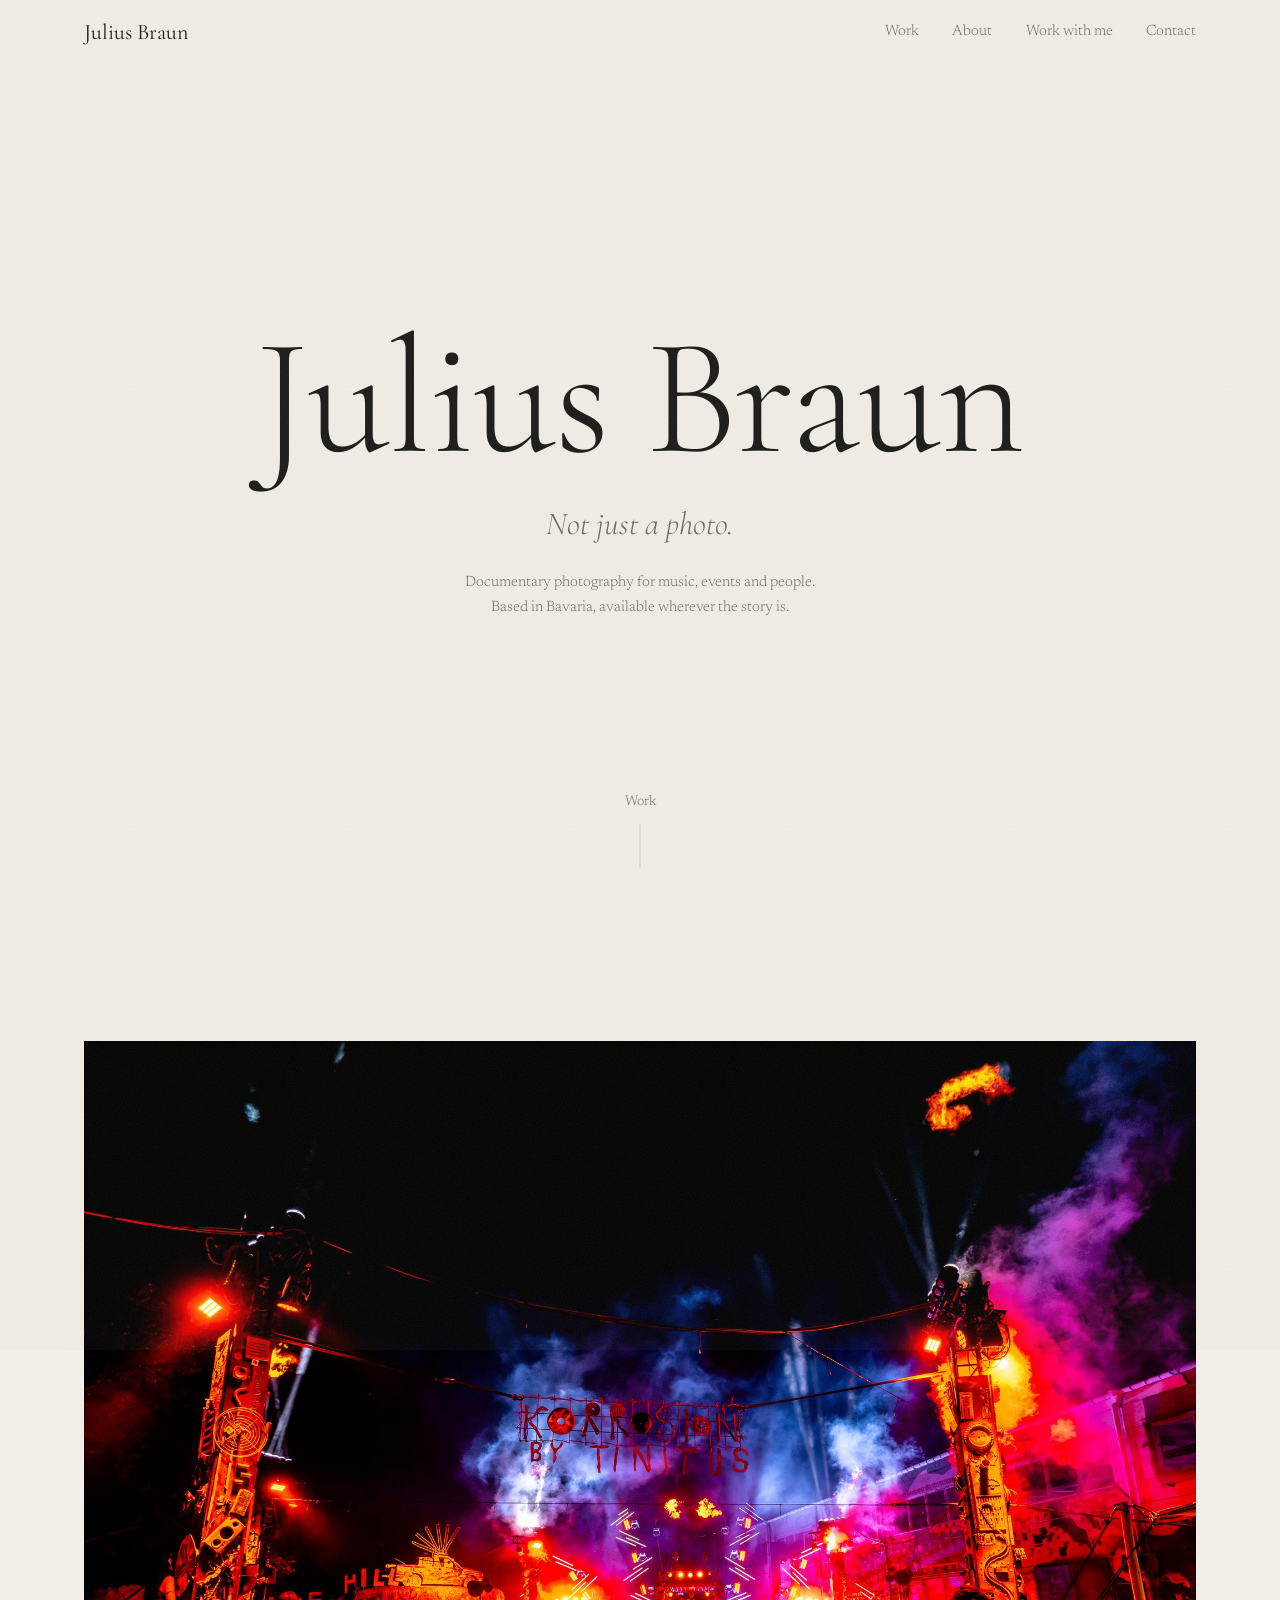
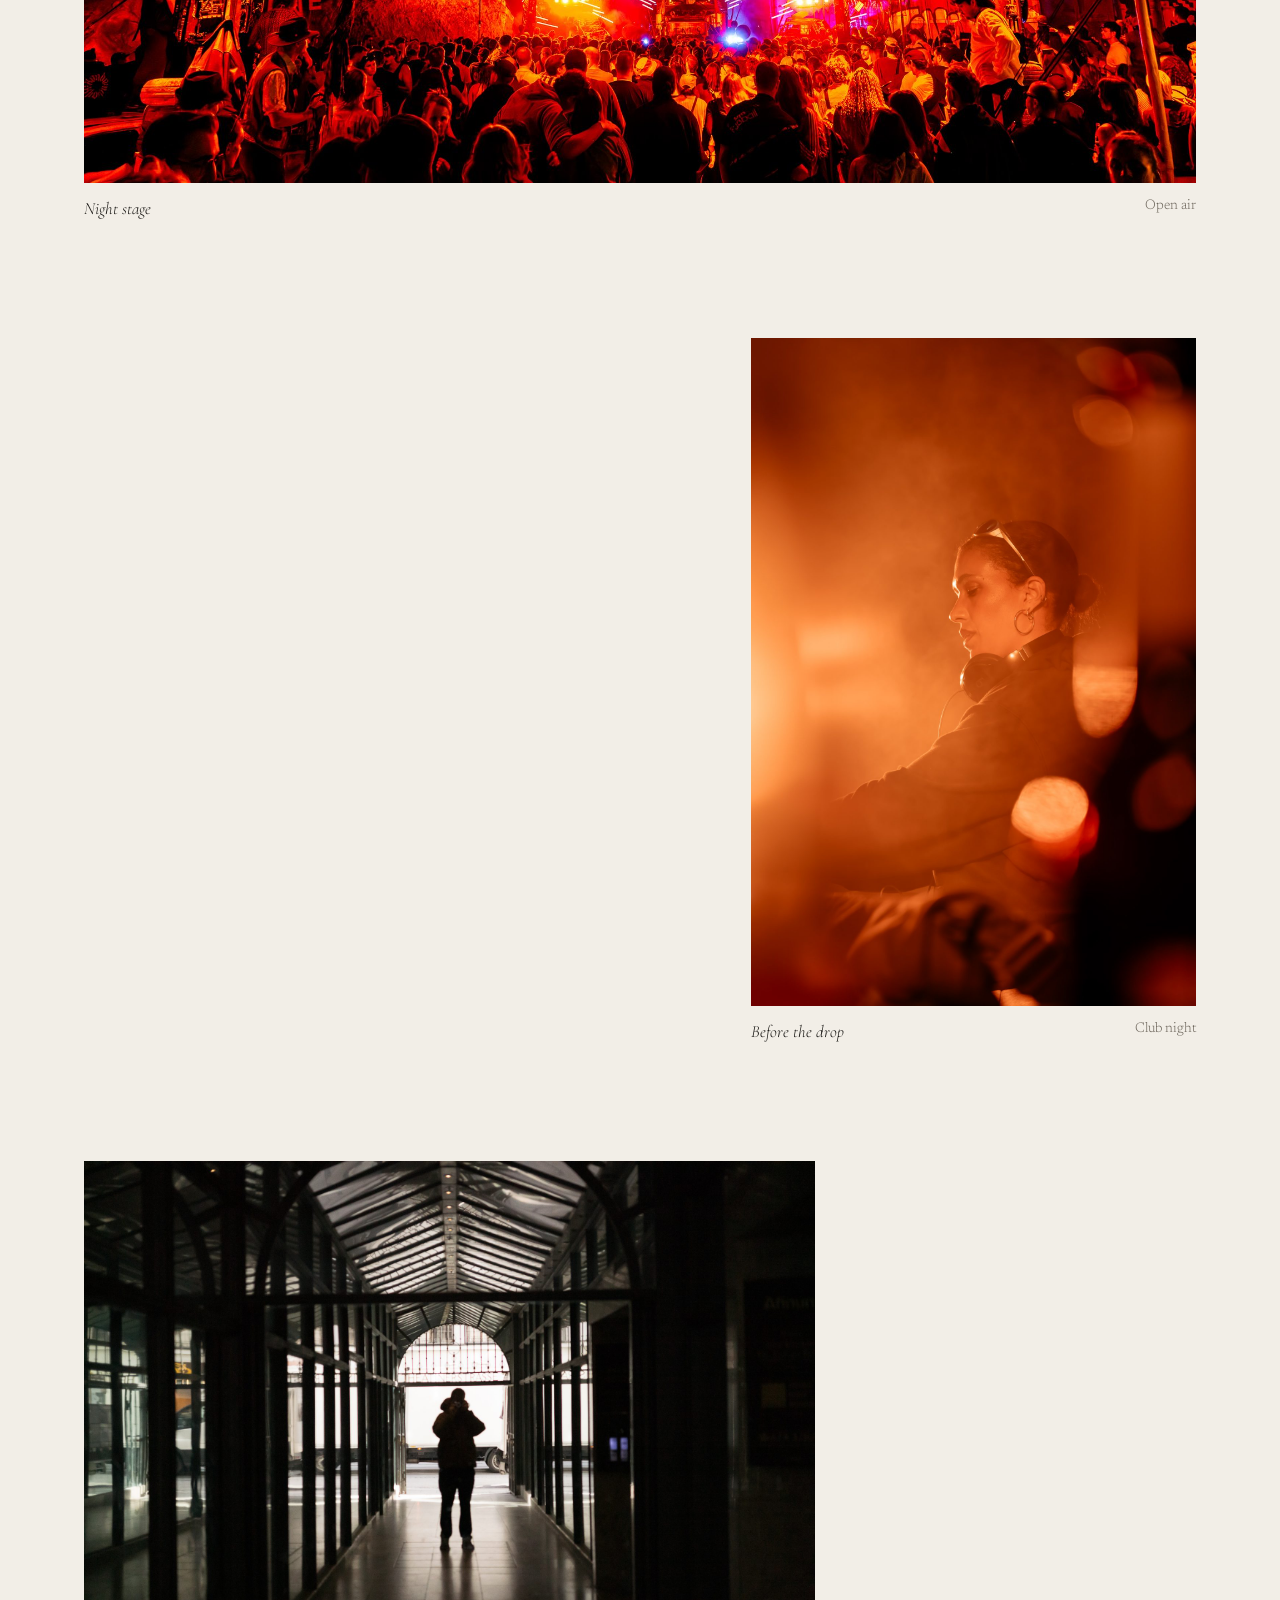
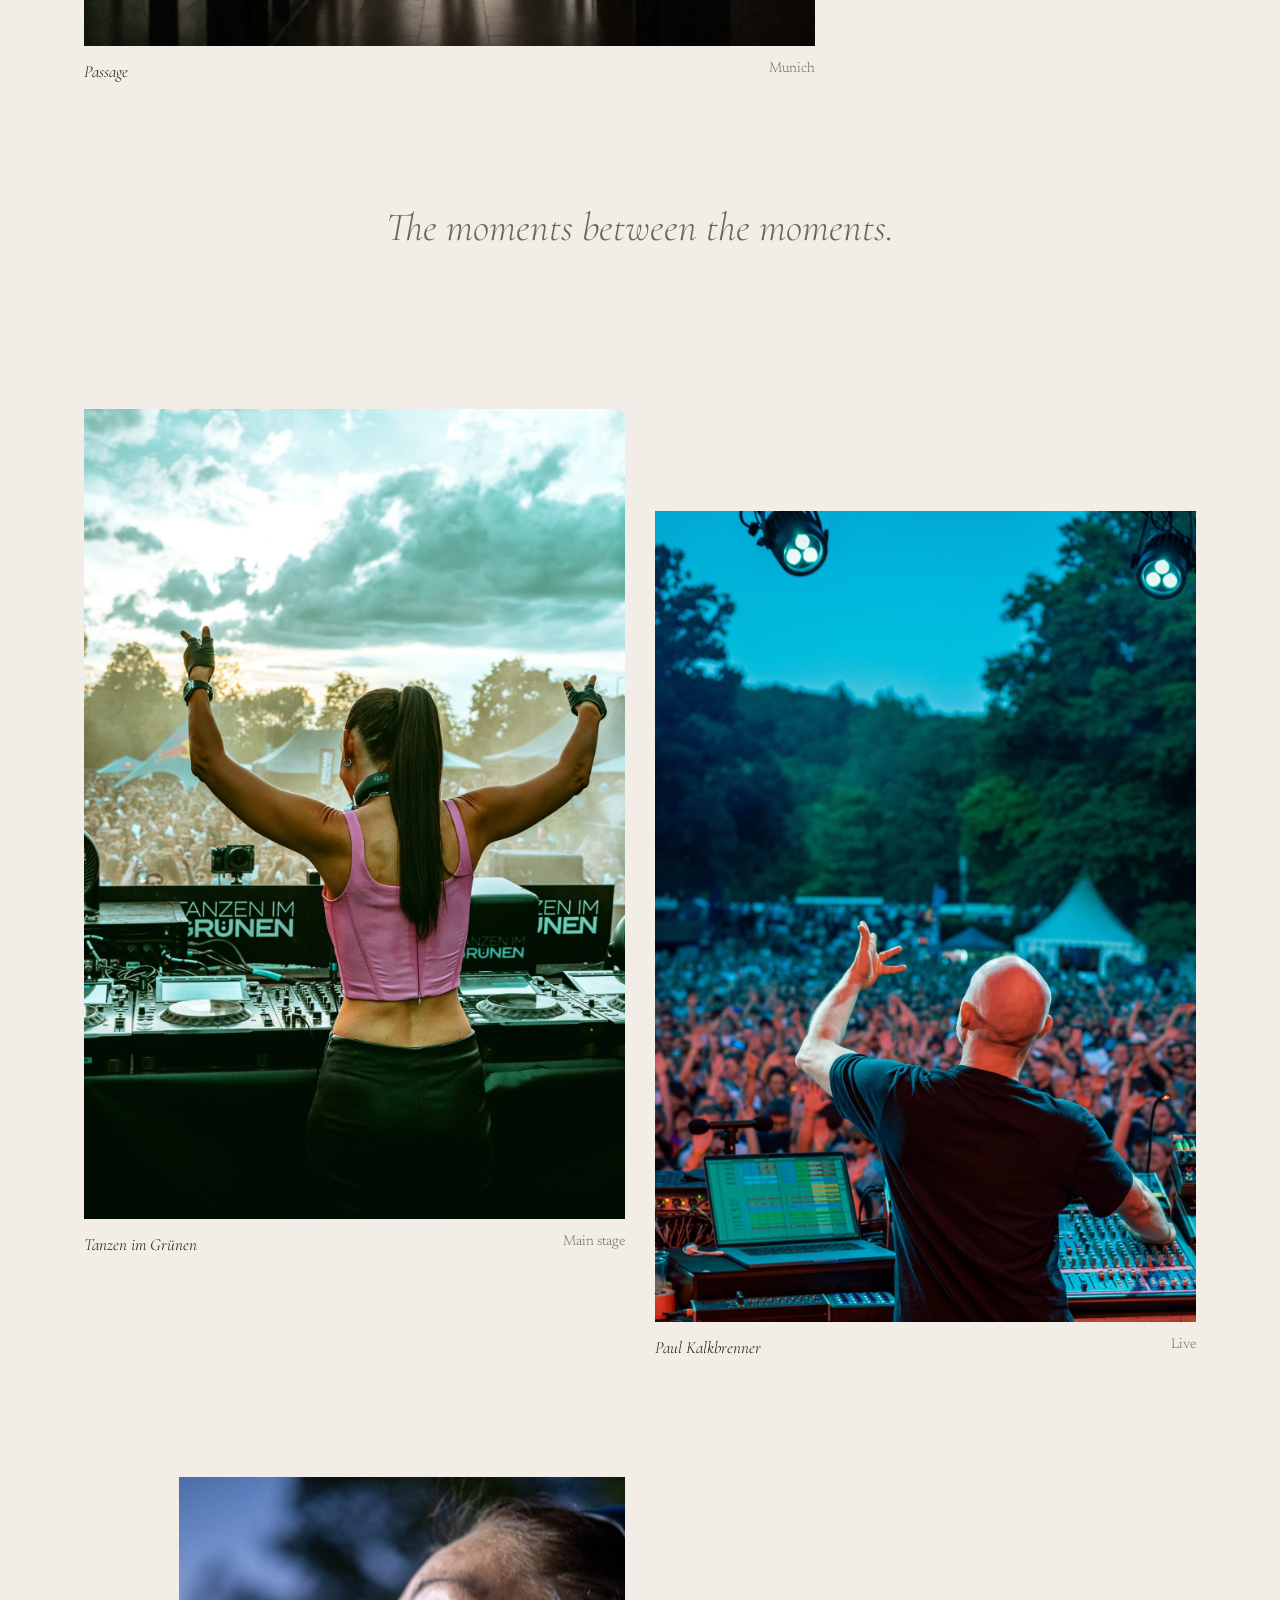
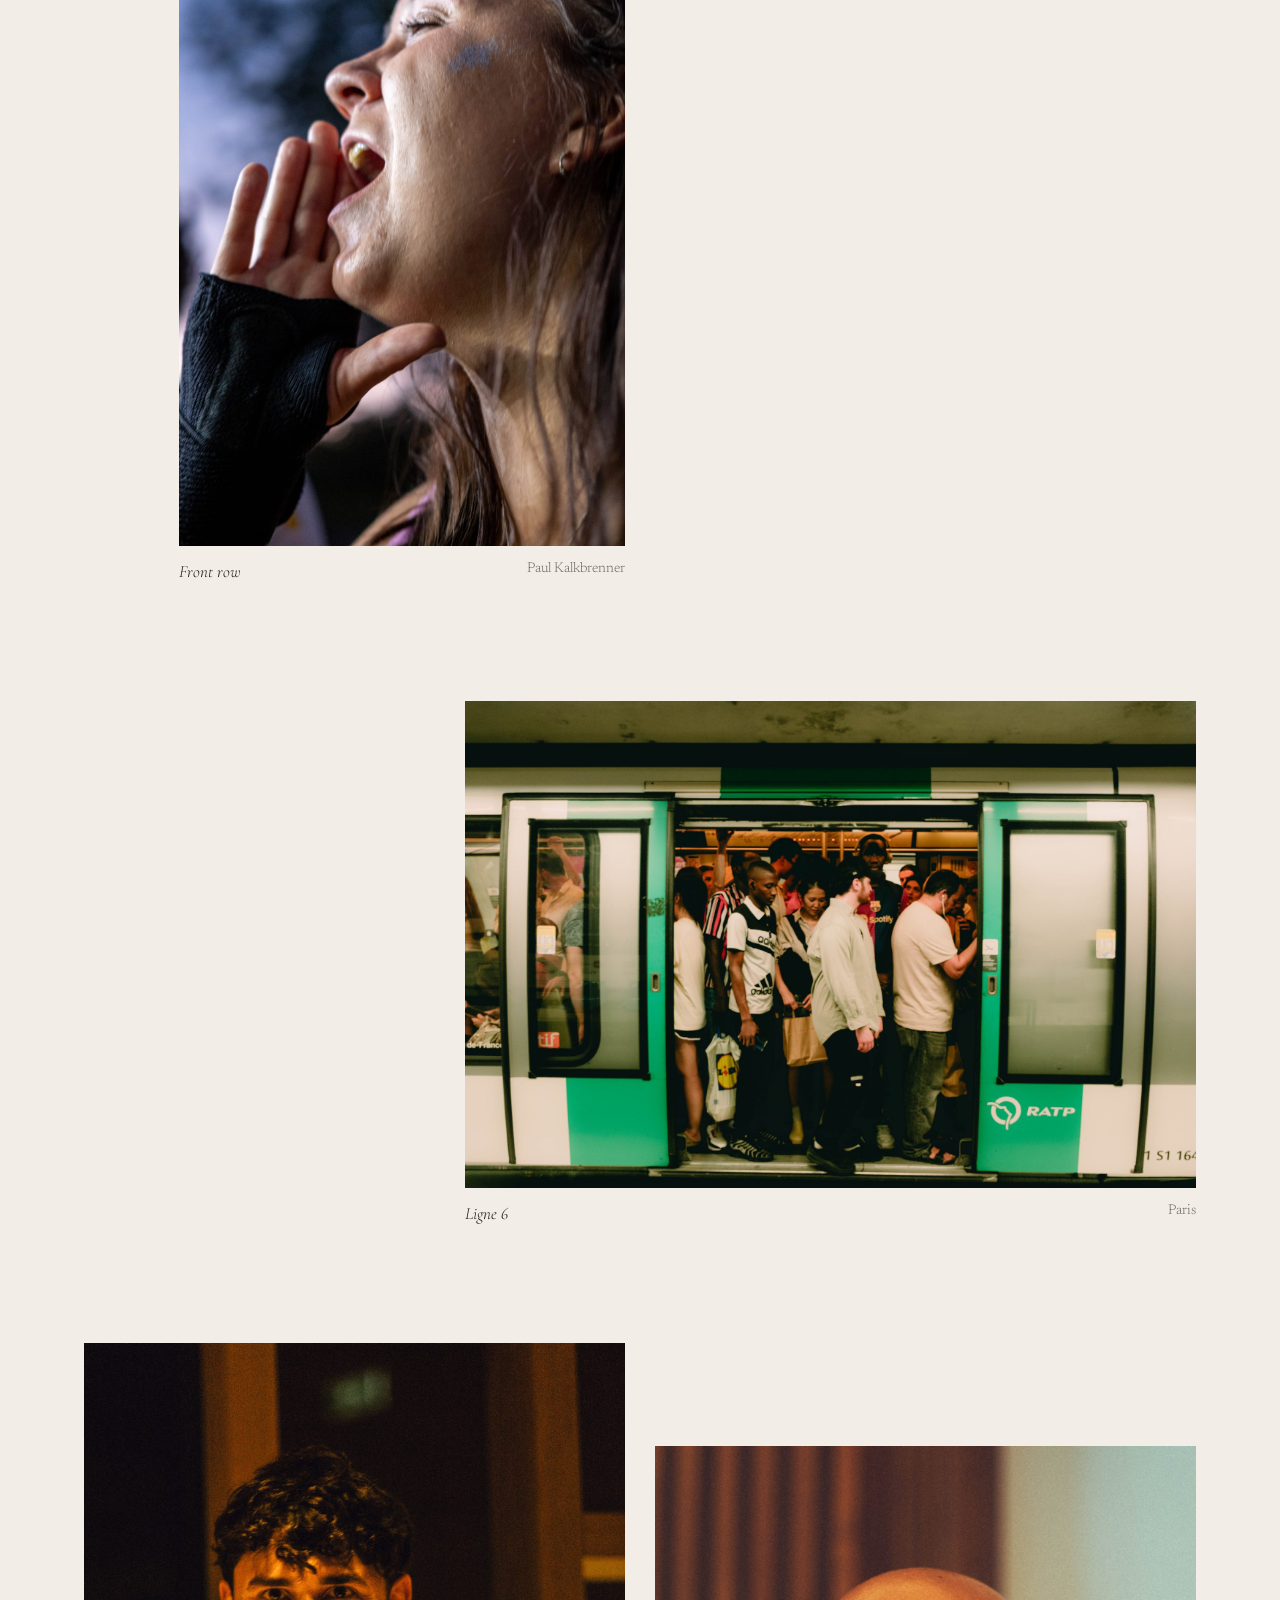
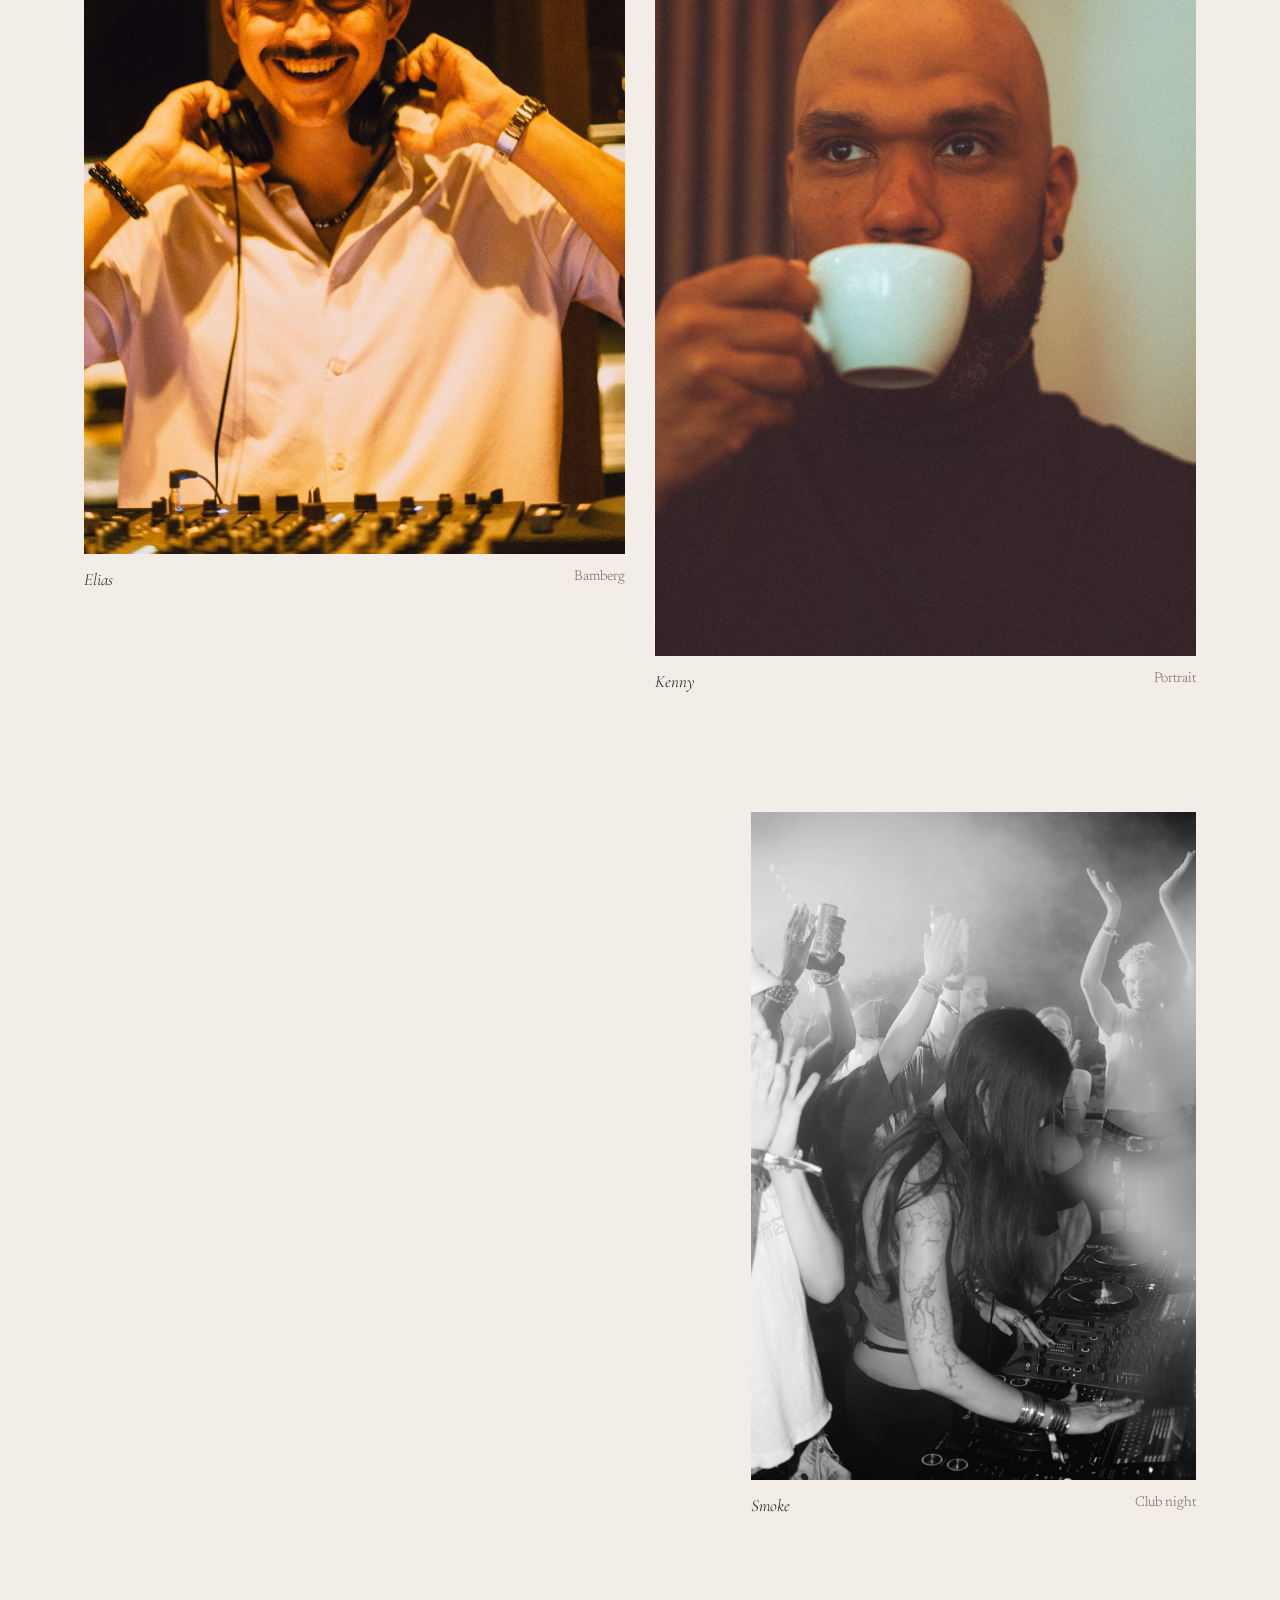
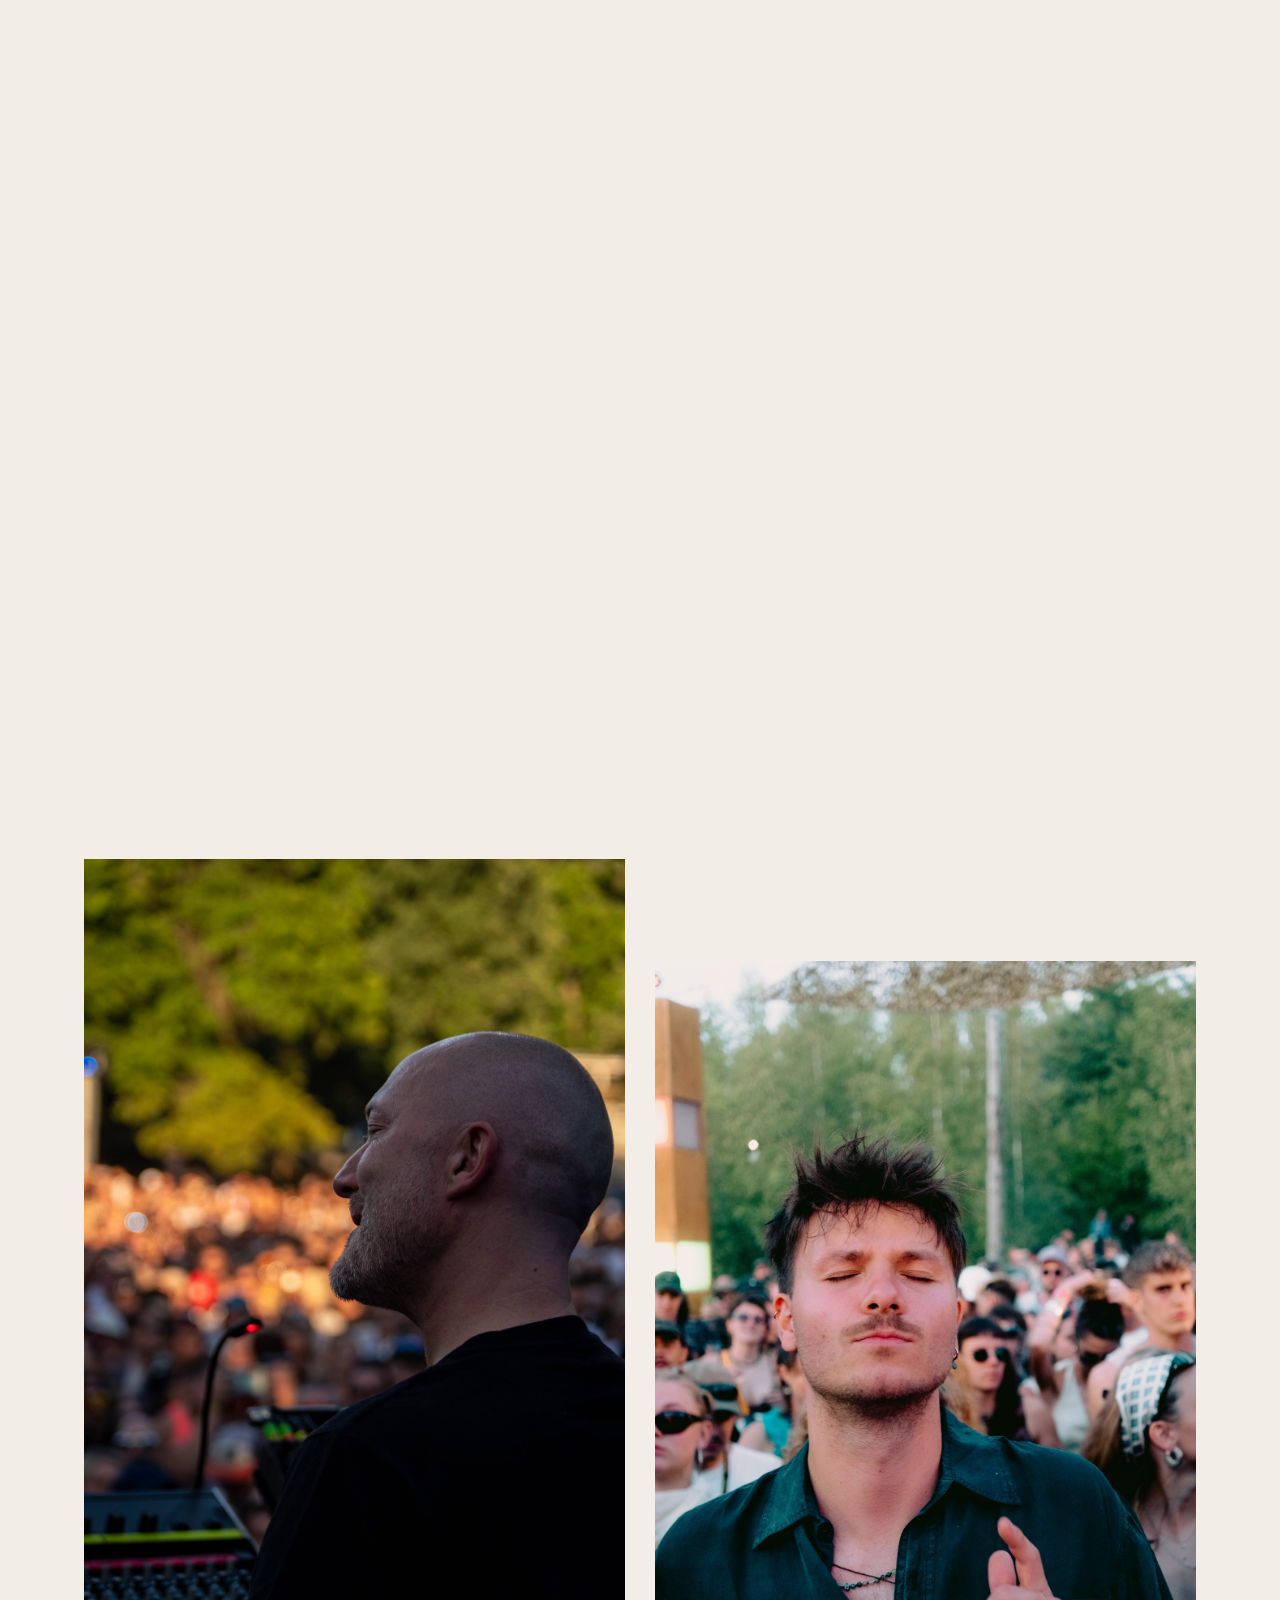
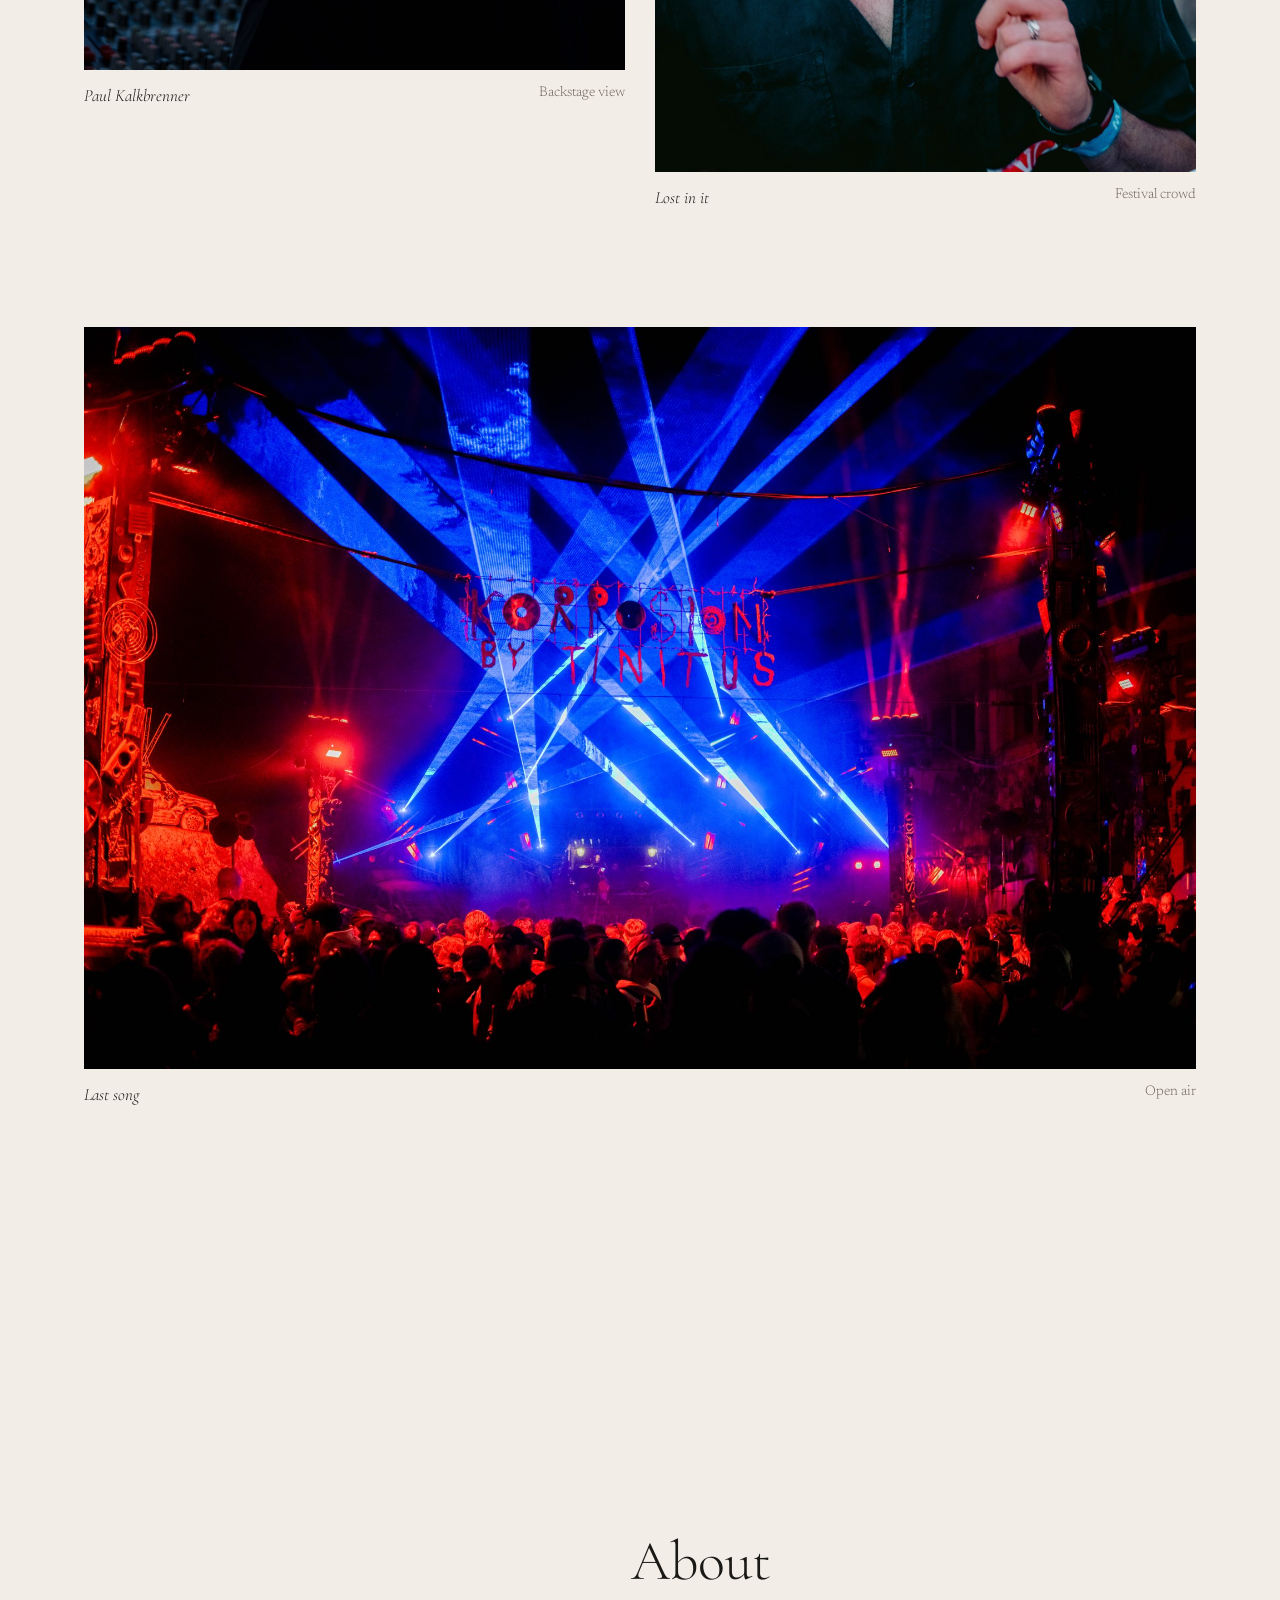
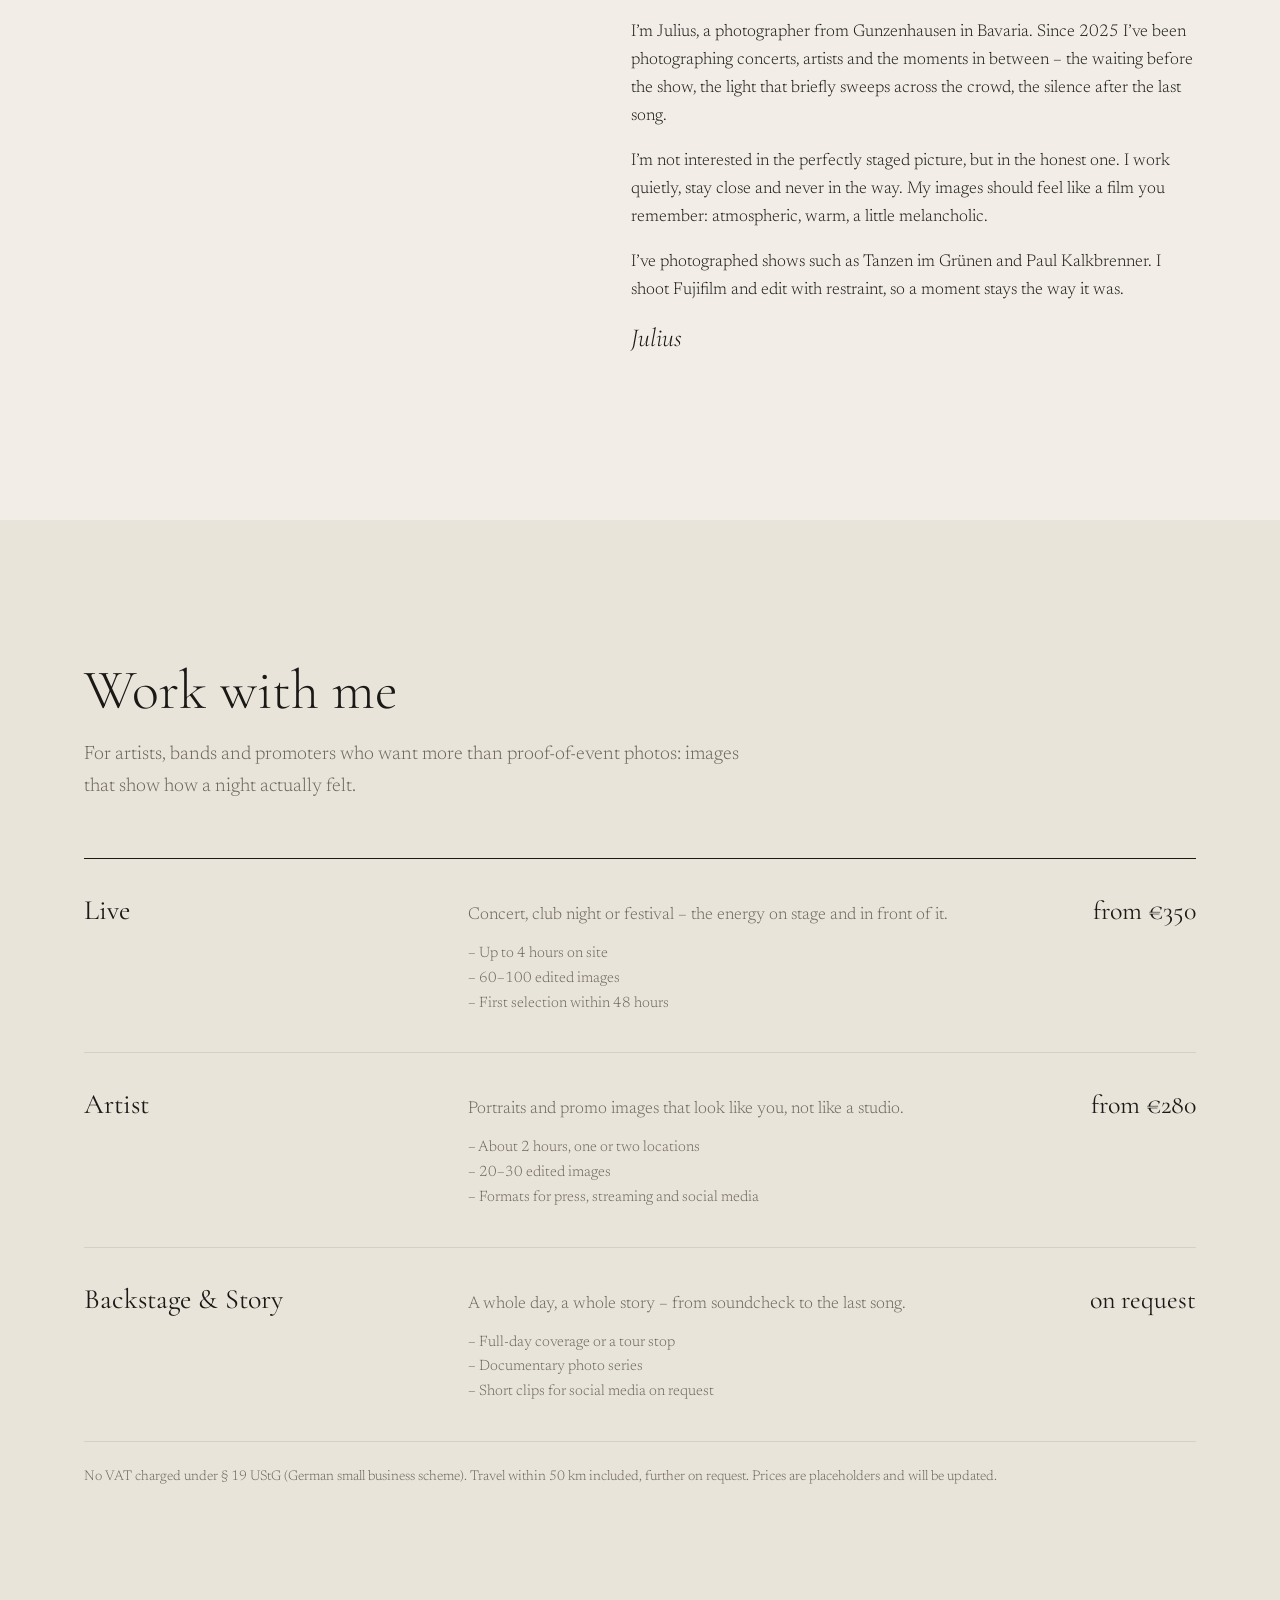
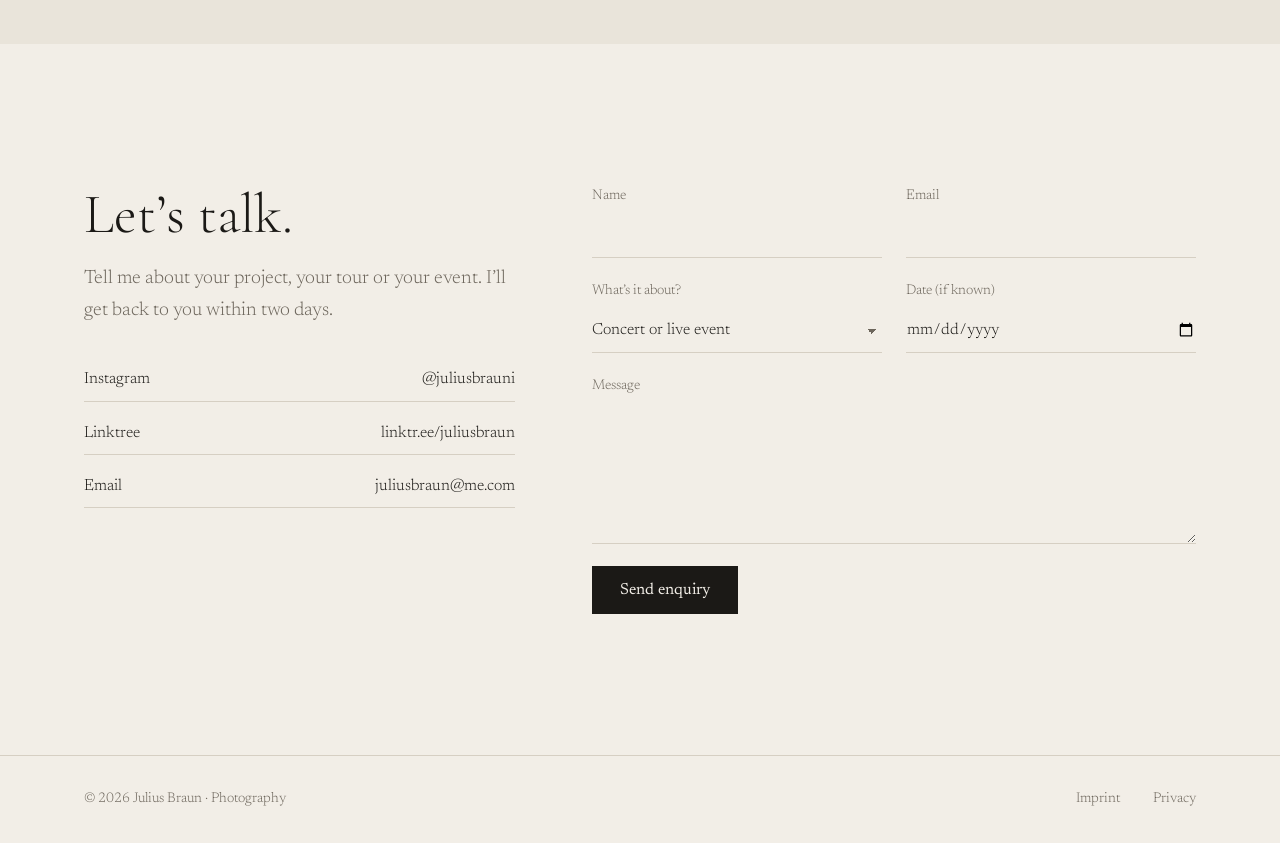
<file: index.html>
<!DOCTYPE html>
<html lang="en">
<head>
<meta charset="utf-8">
<meta name="viewport" content="width=device-width, initial-scale=1">
<title>Julius Braun – Photography</title>
<meta name="description" content="Julius Braun – documentary, cinematic photography for music, events and people. Based in Bavaria, Germany.">
<link rel="stylesheet" href="css/site.css">
</head>
<body>

<header id="top">
  <div class="wrap bar">
    <a class="logo" href="#start">Julius Braun</a>
    <nav aria-label="Main navigation">
      <a href="#work">Work</a>
      <a href="#about">About</a>
      <a href="#work-with-me">Work with me</a>
      <a href="#contact">Contact</a>
    </nav>
  </div>
</header>

<main>
  <section class="hero" id="start">
    <div>
      <h1>Julius Braun</h1>
      <p class="claim">Not just a photo.</p>
      <p class="sub">Documentary photography for music, events and people. Based in Bavaria, available wherever the story is.</p>
    </div>
    <a class="cue" href="#work">Work<span></span></a>
  </section>

  <section class="band" id="work" aria-label="Work">
    <div class="wrap flow" id="flow"></div>
  </section>

  <section class="band" id="about">
    <div class="wrap about">
      <figure class="dev"><div class="ph blank" id="portrait"><i>Placeholder · self-portrait, portrait 4:5</i></div></figure>
      <div>
        <h2>About</h2>
        <p>I’m Julius, a photographer from Gunzenhausen in Bavaria. Since 2025 I’ve been photographing concerts, artists and the moments in between – the waiting before the show, the light that briefly sweeps across the crowd, the silence after the last song.</p>
        <p>I’m not interested in the perfectly staged picture, but in the honest one. I work quietly, stay close and never in the way. My images should feel like a film you remember: atmospheric, warm, a little melancholic.</p>
        <p>I’ve photographed shows such as Tanzen im Grünen and Paul Kalkbrenner. I shoot Fujifilm and edit with restraint, so a moment stays the way it was.</p>
        <p class="sig">Julius</p>
      </div>
    </div>
  </section>

  <section class="band" id="work-with-me" style="background:var(--paper2)">
    <div class="wrap">
      <h2>Work with me</h2>
      <p class="lead">For artists, bands and promoters who want more than proof-of-event photos: images that show how a night actually felt.</p>
      <div class="offers" id="offers"></div>
      <p class="note">No VAT charged under § 19 UStG (German small business scheme). Travel within 50 km included, further on request. Prices are placeholders and will be updated.</p>
    </div>
  </section>

  <section class="band" id="contact">
    <div class="wrap contact">
      <div>
        <h2>Let’s talk.</h2>
        <p class="lead">Tell me about your project, your tour or your event. I’ll get back to you within two days.</p>
        <div class="links">
          <a href="https://www.instagram.com/juliusbrauni/" target="_blank" rel="noopener">Instagram <span>@juliusbrauni</span></a>
          <a href="https://linktr.ee/juliusbraun" target="_blank" rel="noopener">Linktree <span>linktr.ee/juliusbraun</span></a>
          <a id="maillink" href="#">Email <span id="mailtext"></span></a>
        </div>
      </div>
      <form id="form" name="contact" method="POST" data-netlify="true" netlify-honeypot="bot-field" novalidate>
        <input type="hidden" name="form-name" value="contact">
        <p class="hp"><label>Leave empty <input name="bot-field" tabindex="-1" autocomplete="off"></label></p>
        <div class="f"><label for="name">Name</label><input id="name" name="name" autocomplete="name" required></div>
        <div class="f"><label for="email">Email</label><input id="email" name="email" type="email" autocomplete="email" required></div>
        <div class="f"><label for="art">What’s it about?</label>
          <select id="art" name="art">
            <option>Concert or live event</option>
            <option>Artist portraits and promo</option>
            <option>Backstage and tour coverage</option>
            <option>Something else</option>
          </select></div>
        <div class="f"><label for="datum">Date (if known)</label><input id="datum" name="datum" type="date"></div>
        <div class="f w"><label for="msg">Message</label><textarea id="msg" name="msg" required></textarea></div>
        <div class="send"><button type="submit">Send enquiry</button><small id="err" role="alert"></small></div>
        <div class="formmsg" id="sent" aria-live="polite"><p><strong>Thank you!</strong> Your message has been sent. I’ll get back to you within two days.</p></div>
        <div class="done" id="done" aria-live="polite">
          <p><strong>Thank you!</strong> Your message is ready. Open it in your mail app, or copy the text and send it to <span id="mailtext2"></span>.</p>
          <div class="row"><a class="btn" id="openmail" href="#">Open in mail app</a><button type="button" class="ghost" id="copy">Copy text</button></div>
        </div>
      </form>
    </div>
  </section>
</main>

<footer>
  <div class="wrap">
    <span>© 2026 Julius Braun · Photography</span>
    <nav aria-label="Legal"><a href="impressum.html">Imprint</a><a href="datenschutz.html">Privacy</a></nav>
  </div>
</footer>

<script>
{
  // ── Hier anpassen ──────────────────────────────────────────────
  const EMAIL = "juliusbraun@me.com";

  // Bilder: bei "src" den Dateinamen eintragen (z. B. "bilder/konzert-01.jpg").
  // Layout: full (Panorama), left / right (Querformat versetzt), tallr / talll (Hochformat), half1 + half2 (Paar), quote (Zitat)
  const ARBEITEN = [
    {lay:"full",  src:"images/night-stage.jpg",         titel:"Night stage",        ort:"Open air"},
    {lay:"tallr", src:"images/orange-glow.jpg",         titel:"Before the drop",    ort:"Club night"},
    {lay:"left",  src:"images/corridor.jpg",            titel:"Passage",            ort:"Munich"},
    {lay:"quote", text:"The moments between the moments."},
    {lay:"half1", src:"images/tig-dj.jpg",              titel:"Tanzen im Grünen",   ort:"Main stage"},
    {lay:"half2", src:"images/kalkbrenner-crowd.jpg",   titel:"Paul Kalkbrenner",   ort:"Live"},
    {lay:"talll", src:"images/scream.jpg",              titel:"Front row",          ort:"Paul Kalkbrenner"},
    {lay:"right", src:"images/paris-metro.jpg",         titel:"Ligne 6",            ort:"Paris"},
    {lay:"half1", src:"images/elias-amber.jpg",         titel:"Elias",              ort:"Bamberg"},
    {lay:"half2", src:"images/kenny-coffee.jpg",        titel:"Kenny",              ort:"Portrait"},
    {lay:"tallr", src:"images/smoke-bw.jpg",            titel:"Smoke",              ort:"Club night"},
    {lay:"talll", src:"images/paris-light.jpg",         titel:"Late light",         ort:"Paris"},
    {lay:"half1", src:"images/kalkbrenner-profile.jpg", titel:"Paul Kalkbrenner",   ort:"Backstage view"},
    {lay:"half2", src:"images/eyes-closed.jpg",         titel:"Lost in it",         ort:"Festival crowd"},
    {lay:"full",  src:"images/lasers.jpg",              titel:"Last song",          ort:"Open air"}
  ];

  const ANGEBOT = [
    {titel:"Live", text:"Concert, club night or festival – the energy on stage and in front of it.", punkte:["Up to 4 hours on site","60–100 edited images","First selection within 48 hours"], preis:"from €350"},
    {titel:"Artist", text:"Portraits and promo images that look like you, not like a studio.", punkte:["About 2 hours, one or two locations","20–30 edited images","Formats for press, streaming and social media"], preis:"from €280"},
    {titel:"Backstage & Story", text:"A whole day, a whole story – from soundcheck to the last song.", punkte:["Full-day coverage or a tour stop","Documentary photo series","Short clips for social media on request"], preis:"on request"}
  ];
  // ───────────────────────────────────────────────────────────────

  const esc = s => String(s).replace(/[&<>"']/g, c => ({"&":"&amp;","<":"&lt;",">":"&gt;",'"':"&quot;","'":"&#39;"}[c]));

  document.getElementById("flow").innerHTML = ARBEITEN.map(b => {
    if (b.lay === "quote") return `<p class="quote dev">${esc(b.text)}</p>`;
    const bild = b.src
      ? `<div class="ph"><img src="${esc(b.src)}" alt="${esc(b.titel)}" loading="lazy"></div>`
      : `<div class="ph blank"><i>Placeholder · ${esc(b.ort)}</i></div>`;
    return `<figure class="${esc(b.lay)} dev">${bild}<figcaption><em>${esc(b.titel)}</em><span>${b.src ? esc(b.ort) : ""}</span></figcaption></figure>`;
  }).join("");

  document.getElementById("offers").innerHTML = ANGEBOT.map(o => `
    <div class="offer dev">
      <h3>${esc(o.titel)}</h3>
      <div><p>${esc(o.text)}</p><ul>${o.punkte.map(p => `<li>${esc(p)}</li>`).join("")}</ul></div>
      <div class="price">${esc(o.preis)}</div>
    </div>`).join("");

  // Entwicklerbad: Bilder tauchen langsam auf
  const devObs = new IntersectionObserver(es => es.forEach(e => {
    if (e.isIntersecting) { e.target.classList.add("in"); devObs.unobserve(e.target); }
  }), {threshold:.18, rootMargin:"0px 0px -6% 0px"});
  document.querySelectorAll(".dev").forEach(el => devObs.observe(el));

  // Kopfzeile bekommt beim Scrollen einen Papierhintergrund
  const head = document.getElementById("top");
  const onScroll = () => head.classList.toggle("solid", scrollY > 40);
  addEventListener("scroll", onScroll, {passive:true}); onScroll();

  // Mail-Angaben
  ["mailtext","mailtext2"].forEach(id => document.getElementById(id).textContent = EMAIL);
  document.getElementById("maillink").href = "mailto:" + EMAIL;

  // Kontaktformular: bereitet die Mail vor, verschickt nichts selbst
  const form = document.getElementById("form"), err = document.getElementById("err"), done = document.getElementById("done");
  let body = "";
  form.addEventListener("submit", e => {
    e.preventDefault();
    const v = id => document.getElementById(id).value.trim();
    if (!v("name") || !v("msg") || !/^\S+@\S+\.\S+$/.test(v("email"))) {
      err.textContent = "Please add your name, a valid email and a message."; return;
    }
    err.textContent = "";
    // Live on Netlify: send the form directly
    const onNetlify = location.protocol === "https:" && !/claude/.test(location.hostname);
    if (onNetlify) {
      const btn = form.querySelector("button[type=submit]"); btn.disabled = true; btn.textContent = "Sending …";
      fetch("/", {method:"POST", headers:{"Content-Type":"application/x-www-form-urlencoded"}, body:new URLSearchParams(new FormData(form)).toString()})
        .then(r => { if (!r.ok) throw 0; form.querySelectorAll(".f,.send").forEach(el => el.style.display = "none"); document.getElementById("sent").classList.add("show"); })
        .catch(() => { btn.disabled = false; btn.textContent = "Send enquiry"; err.textContent = "Sending failed. Please email " + EMAIL + " directly."; });
      return;
    }
    const datum = v("datum") ? new Date(v("datum")).toLocaleDateString("en-GB") : "not set yet";
    body = `Hi Julius,\n\n${v("msg")}\n\nType: ${v("art")}\nDate: ${datum}\n\nBest,\n${v("name")}\n${v("email")}`;
    document.getElementById("openmail").href =
      `mailto:${EMAIL}?subject=${encodeURIComponent("Enquiry: " + v("art"))}&body=${encodeURIComponent(body)}`;
    done.classList.add("show");
    done.scrollIntoView({behavior:"smooth", block:"nearest"});
  });
  document.getElementById("copy").addEventListener("click", async e => {
    try { await navigator.clipboard.writeText(body); e.target.textContent = "Copied"; }
    catch { e.target.textContent = "Copy not available"; }
  });
}
</script>
</body>
</html>
</file>
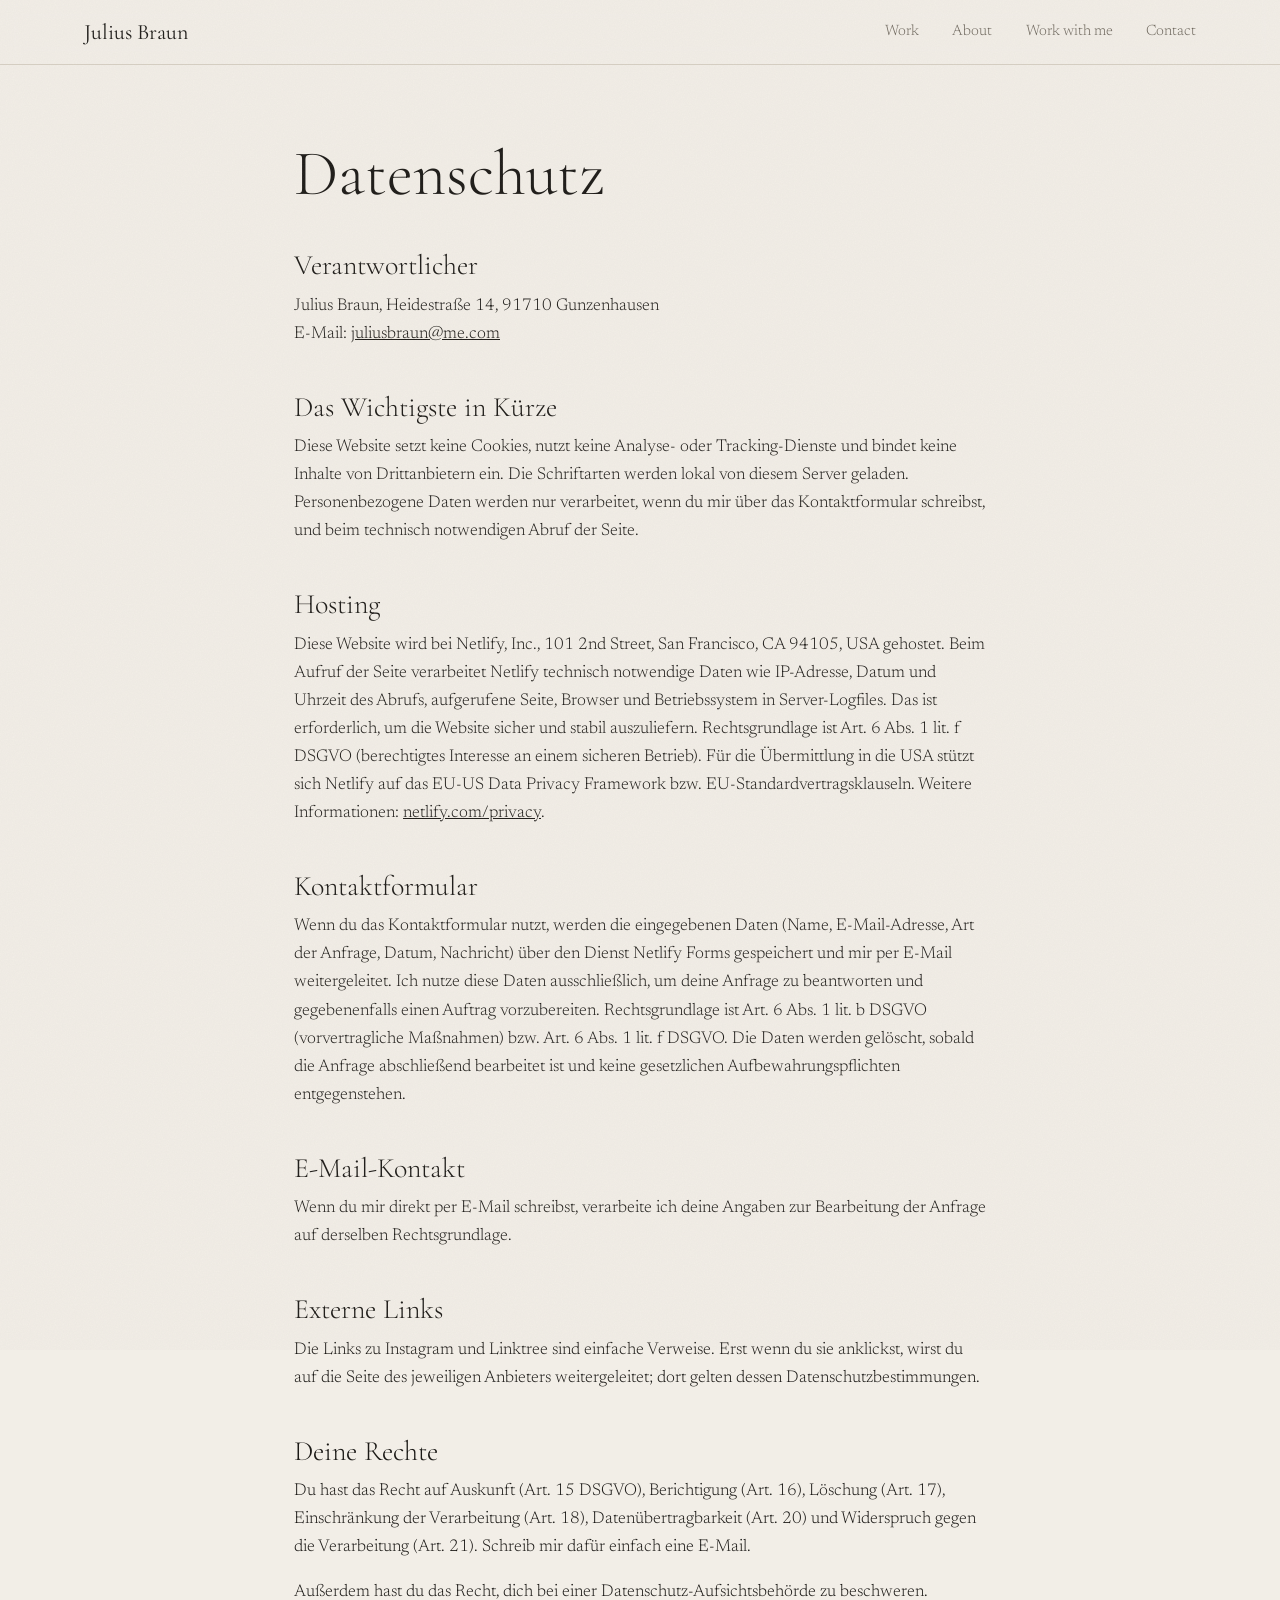
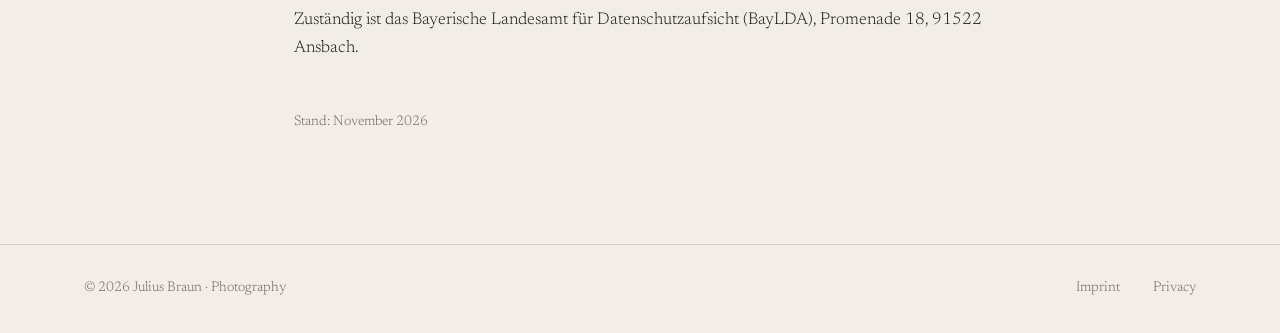
<file: datenschutz.html>
<!DOCTYPE html>
<html lang="de">
<head>
<meta charset="utf-8">
<meta name="viewport" content="width=device-width, initial-scale=1">
<title>Datenschutz – Julius Braun</title>
<meta name="robots" content="noindex">
<link rel="stylesheet" href="css/site.css">
</head>
<body>
<header id="top" class="solid">
  <div class="wrap bar">
    <a class="logo" href="index.html">Julius Braun</a>
    <nav aria-label="Main navigation">
      <a href="index.html#work">Work</a>
      <a href="index.html#about">About</a>
      <a href="index.html#work-with-me">Work with me</a>
      <a href="index.html#contact">Contact</a>
    </nav>
  </div>
</header>
<main class="legal"><div class="wrap">
<h1>Datenschutz</h1>
<h2>Verantwortlicher</h2>
<p>Julius Braun, Heidestraße 14, 91710 Gunzenhausen<br>E-Mail: <a href="mailto:juliusbraun@me.com">juliusbraun@me.com</a></p>
<h2>Das Wichtigste in Kürze</h2>
<p>Diese Website setzt keine Cookies, nutzt keine Analyse- oder Tracking-Dienste und bindet keine Inhalte von Drittanbietern ein. Die Schriftarten werden lokal von diesem Server geladen. Personenbezogene Daten werden nur verarbeitet, wenn du mir über das Kontaktformular schreibst, und beim technisch notwendigen Abruf der Seite.</p>
<h2>Hosting</h2>
<p>Diese Website wird bei Netlify, Inc., 101 2nd Street, San Francisco, CA 94105, USA gehostet. Beim Aufruf der Seite verarbeitet Netlify technisch notwendige Daten wie IP-Adresse, Datum und Uhrzeit des Abrufs, aufgerufene Seite, Browser und Betriebssystem in Server-Logfiles. Das ist erforderlich, um die Website sicher und stabil auszuliefern. Rechtsgrundlage ist Art. 6 Abs. 1 lit. f DSGVO (berechtigtes Interesse an einem sicheren Betrieb). Für die Übermittlung in die USA stützt sich Netlify auf das EU-US Data Privacy Framework bzw. EU-Standardvertragsklauseln. Weitere Informationen: <a href="https://www.netlify.com/privacy/" target="_blank" rel="noopener">netlify.com/privacy</a>.</p>
<h2>Kontaktformular</h2>
<p>Wenn du das Kontaktformular nutzt, werden die eingegebenen Daten (Name, E-Mail-Adresse, Art der Anfrage, Datum, Nachricht) über den Dienst Netlify Forms gespeichert und mir per E-Mail weitergeleitet. Ich nutze diese Daten ausschließlich, um deine Anfrage zu beantworten und gegebenenfalls einen Auftrag vorzubereiten. Rechtsgrundlage ist Art. 6 Abs. 1 lit. b DSGVO (vorvertragliche Maßnahmen) bzw. Art. 6 Abs. 1 lit. f DSGVO. Die Daten werden gelöscht, sobald die Anfrage abschließend bearbeitet ist und keine gesetzlichen Aufbewahrungspflichten entgegenstehen.</p>
<h2>E-Mail-Kontakt</h2>
<p>Wenn du mir direkt per E-Mail schreibst, verarbeite ich deine Angaben zur Bearbeitung der Anfrage auf derselben Rechtsgrundlage.</p>
<h2>Externe Links</h2>
<p>Die Links zu Instagram und Linktree sind einfache Verweise. Erst wenn du sie anklickst, wirst du auf die Seite des jeweiligen Anbieters weitergeleitet; dort gelten dessen Datenschutzbestimmungen.</p>
<h2>Deine Rechte</h2>
<p>Du hast das Recht auf Auskunft (Art. 15 DSGVO), Berichtigung (Art. 16), Löschung (Art. 17), Einschränkung der Verarbeitung (Art. 18), Datenübertragbarkeit (Art. 20) und Widerspruch gegen die Verarbeitung (Art. 21). Schreib mir dafür einfach eine E-Mail.</p>
<p>Außerdem hast du das Recht, dich bei einer Datenschutz-Aufsichtsbehörde zu beschweren. Zuständig ist das Bayerische Landesamt für Datenschutzaufsicht (BayLDA), Promenade 18, 91522 Ansbach.</p>
<p class="meta">Stand: November 2026</p>
</div></main>
<footer>
  <div class="wrap">
    <span>© 2026 Julius Braun · Photography</span>
    <nav aria-label="Legal"><a href="impressum.html">Imprint</a><a href="datenschutz.html">Privacy</a></nav>
  </div>
</footer>
</body>
</html>
</file>
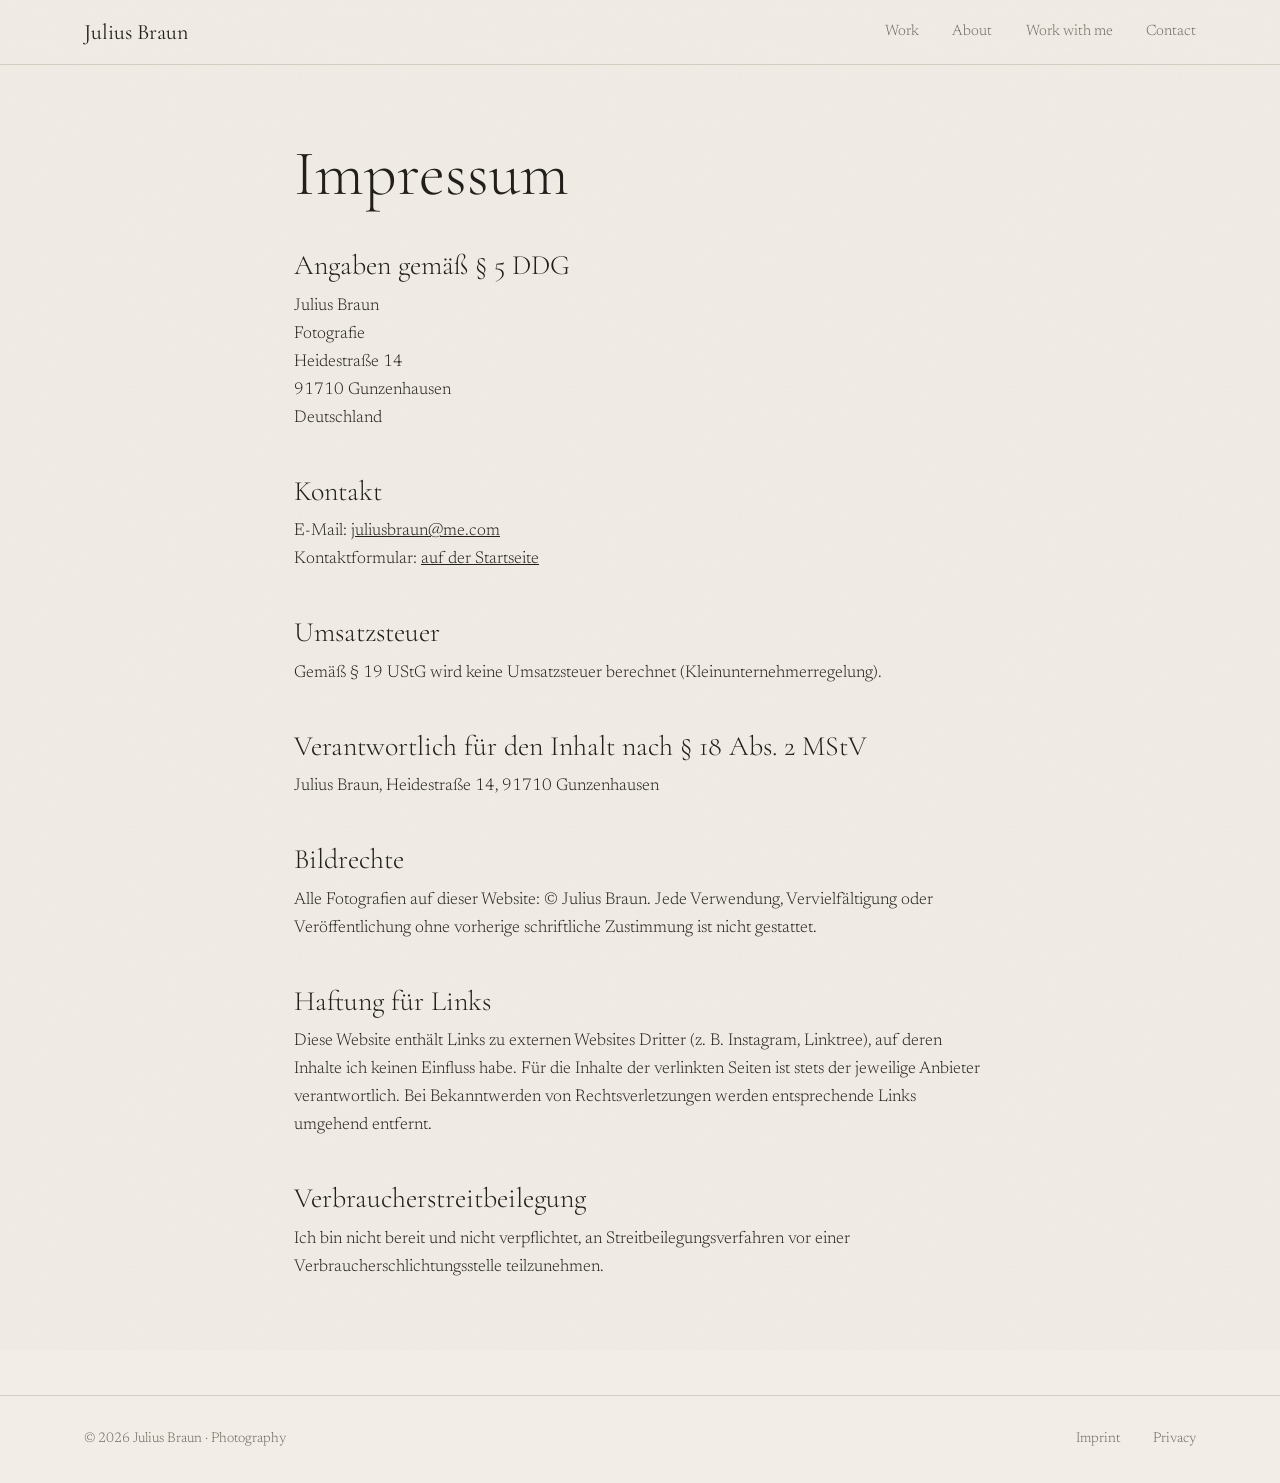
<file: impressum.html>
<!DOCTYPE html>
<html lang="de">
<head>
<meta charset="utf-8">
<meta name="viewport" content="width=device-width, initial-scale=1">
<title>Impressum – Julius Braun</title>
<meta name="robots" content="noindex">
<link rel="stylesheet" href="css/site.css">
</head>
<body>
<header id="top" class="solid">
  <div class="wrap bar">
    <a class="logo" href="index.html">Julius Braun</a>
    <nav aria-label="Main navigation">
      <a href="index.html#work">Work</a>
      <a href="index.html#about">About</a>
      <a href="index.html#work-with-me">Work with me</a>
      <a href="index.html#contact">Contact</a>
    </nav>
  </div>
</header>
<main class="legal"><div class="wrap">
<h1>Impressum</h1>
<h2>Angaben gemäß § 5 DDG</h2>
<p>Julius Braun<br>Fotografie<br>Heidestraße 14<br>91710 Gunzenhausen<br>Deutschland</p>
<h2>Kontakt</h2>
<p>E-Mail: <a href="mailto:juliusbraun@me.com">juliusbraun@me.com</a><br>Kontaktformular: <a href="index.html#contact">auf der Startseite</a></p>
<h2>Umsatzsteuer</h2>
<p>Gemäß § 19 UStG wird keine Umsatzsteuer berechnet (Kleinunternehmerregelung).</p>
<h2>Verantwortlich für den Inhalt nach § 18 Abs. 2 MStV</h2>
<p>Julius Braun, Heidestraße 14, 91710 Gunzenhausen</p>
<h2>Bildrechte</h2>
<p>Alle Fotografien auf dieser Website: © Julius Braun. Jede Verwendung, Vervielfältigung oder Veröffentlichung ohne vorherige schriftliche Zustimmung ist nicht gestattet.</p>
<h2>Haftung für Links</h2>
<p>Diese Website enthält Links zu externen Websites Dritter (z. B. Instagram, Linktree), auf deren Inhalte ich keinen Einfluss habe. Für die Inhalte der verlinkten Seiten ist stets der jeweilige Anbieter verantwortlich. Bei Bekanntwerden von Rechtsverletzungen werden entsprechende Links umgehend entfernt.</p>
<h2>Verbraucherstreitbeilegung</h2>
<p>Ich bin nicht bereit und nicht verpflichtet, an Streitbeilegungsverfahren vor einer Verbraucherschlichtungsstelle teilzunehmen.</p>
</div></main>
<footer>
  <div class="wrap">
    <span>© 2026 Julius Braun · Photography</span>
    <nav aria-label="Legal"><a href="impressum.html">Imprint</a><a href="datenschutz.html">Privacy</a></nav>
  </div>
</footer>
</body>
</html>
</file>
<file: css/site.css>
@font-face{font-family:"Cormorant Garamond";font-style:normal;font-weight:300;font-display:swap;src:url(../fonts/cormorant-garamond-latin-300-normal.woff2) format("woff2")}
@font-face{font-family:"Cormorant Garamond";font-style:normal;font-weight:400;font-display:swap;src:url(../fonts/cormorant-garamond-latin-400-normal.woff2) format("woff2")}
@font-face{font-family:"Cormorant Garamond";font-style:normal;font-weight:500;font-display:swap;src:url(../fonts/cormorant-garamond-latin-500-normal.woff2) format("woff2")}
@font-face{font-family:"Cormorant Garamond";font-style:italic;font-weight:300;font-display:swap;src:url(../fonts/cormorant-garamond-latin-300-italic.woff2) format("woff2")}
@font-face{font-family:"Cormorant Garamond";font-style:italic;font-weight:400;font-display:swap;src:url(../fonts/cormorant-garamond-latin-400-italic.woff2) format("woff2")}
@font-face{font-family:"Newsreader";font-style:normal;font-weight:300;font-display:swap;src:url(../fonts/newsreader-latin-300-normal.woff2) format("woff2")}
@font-face{font-family:"Newsreader";font-style:normal;font-weight:400;font-display:swap;src:url(../fonts/newsreader-latin-400-normal.woff2) format("woff2")}
@font-face{font-family:"Newsreader";font-style:italic;font-weight:300;font-display:swap;src:url(../fonts/newsreader-latin-300-italic.woff2) format("woff2")}
@font-face{font-family:"Newsreader";font-style:italic;font-weight:400;font-display:swap;src:url(../fonts/newsreader-latin-400-italic.woff2) format("woff2")}
/* VOICE: still, warm, editorial – like a hand-printed photo book, never a template.
   IDEA: a sheet of fibre-based photo paper; images surface slowly like in the developer tray.
   PICTURE: the photographs themselves, set in a calm, asymmetric flow with lots of air.
   COLOUR and TYPE: warm paper white, deep ink, soft greys; Cormorant Garamond for display, Newsreader for text.
   LAYOUT: name and claim alone on the first screen, then one curated flow, About, Work with me, Contact. */
:root{color-scheme:light dark;
  --bg:light-dark(#f2eee7,#151311);
  --paper2:light-dark(#e9e4da,#1d1a17);
  --ink:light-dark(#1b1916,#ebe5da);
  --soft:light-dark(#6d665c,#a59d90);
  --line:light-dark(#d6cfc3,#35302a);
  --grain:.09}
:root[data-theme=light]{color-scheme:light}
:root[data-theme=dark]{color-scheme:dark;--grain:.06}
*{box-sizing:border-box;min-width:0}
html{scroll-behavior:smooth;scroll-padding-top:72px}
body{margin:0;background:var(--bg);color:var(--ink);font:300 17px/1.65 "Newsreader",Georgia,serif;overflow-x:clip;-webkit-font-smoothing:antialiased}
body::after{content:"";position:fixed;inset:-50%;pointer-events:none;z-index:50;opacity:var(--grain);
  background-image:url("data:image/svg+xml,%3Csvg xmlns='http://www.w3.org/2000/svg' width='220' height='220'%3E%3Cfilter id='n'%3E%3CfeTurbulence type='fractalNoise' baseFrequency='.85' numOctaves='2' stitchTiles='stitch'/%3E%3CfeColorMatrix values='0 0 0 0 .5 0 0 0 0 .45 0 0 0 0 .4 0 0 0 1 0'/%3E%3C/filter%3E%3Crect width='100%25' height='100%25' filter='url(%23n)'/%3E%3C/svg%3E")}
a{color:inherit}
h1,h2,h3{font-family:"Cormorant Garamond",Georgia,serif;font-weight:300;line-height:1.05;margin:0;text-wrap:balance}
h2{font-size:clamp(36px,5vw,56px)}
h3{font-size:28px;font-weight:400}
p{margin:0 0 1em;max-width:62ch}
.wrap{max-width:1240px;margin:0 auto;padding:0 max(5vw,20px)}
.band{padding:clamp(72px,11vw,160px) 0}

/* Header */
header{position:fixed;inset:0 0 auto;z-index:20;transition:background .5s,border-color .5s;border-bottom:1px solid transparent}
header.solid{background:color-mix(in srgb,var(--bg) 88%,transparent);backdrop-filter:blur(10px);-webkit-backdrop-filter:blur(10px);border-color:var(--line)}
.bar{display:flex;align-items:center;justify-content:space-between;gap:16px;min-height:64px}
.logo{font:400 22px "Cormorant Garamond",serif;text-decoration:none;white-space:nowrap}
nav{display:flex;gap:clamp(14px,2.6vw,34px);flex-wrap:wrap;justify-content:flex-end}
nav a{text-decoration:none;font-size:15px;color:var(--soft);padding:10px 0;transition:color .3s}
nav a:hover,nav a:focus-visible{color:var(--ink)}

/* Hero */
.hero{min-height:100svh;display:grid;place-items:center;text-align:center;padding:96px 20px 64px;position:relative}
.hero h1{font-size:clamp(60px,13vw,168px);letter-spacing:-.01em}
.claim{font:italic 300 clamp(22px,2.8vw,32px) "Cormorant Garamond",serif;margin:18px auto 0;color:var(--soft);max-width:none}
.sub{font-size:15px;color:var(--soft);margin:28px auto 0;max-width:42ch}
.cue{position:absolute;bottom:32px;left:50%;transform:translateX(-50%);font-size:14px;color:var(--soft);text-decoration:none;display:flex;flex-direction:column;align-items:center;gap:10px}
.cue span{display:block;width:1px;height:44px;background:var(--line);position:relative;overflow:hidden}
.cue span::after{content:"";position:absolute;left:0;top:-44px;width:1px;height:44px;background:var(--ink);animation:drop 2.8s ease-in-out infinite}
@keyframes drop{to{top:44px}}

/* Work */
.flow{display:grid;grid-template-columns:repeat(12,minmax(0,1fr));column-gap:clamp(14px,2.4vw,32px);row-gap:clamp(56px,9vw,128px)}
figure{margin:0}
.ph{position:relative;overflow:hidden;background:var(--paper2)}
.ph img{display:block;width:100%;height:100%;object-fit:cover}
.ph:has(img){aspect-ratio:auto!important}.ph:has(img) img{height:auto}
.ph.blank{display:grid;place-items:center}
.ph.blank i{font:italic 300 15px "Newsreader",serif;color:var(--soft);padding:0 12px;text-align:center}
figcaption{display:flex;justify-content:space-between;gap:12px;font-size:14px;color:var(--soft);margin-top:12px}
figcaption em{font-family:"Cormorant Garamond",serif;font-size:17px;color:var(--ink)}
.full{grid-column:1/-1}.full .ph{aspect-ratio:16/9}
.left{grid-column:1/9}.left .ph{aspect-ratio:3/2}
.right{grid-column:5/-1}.right .ph{aspect-ratio:3/2}
.tallr{grid-column:8/-1}.tallr .ph{aspect-ratio:4/5}
.talll{grid-column:2/7}.talll .ph{aspect-ratio:4/5}
.half1{grid-column:1/7}.half2{grid-column:7/-1}.half1 .ph,.half2 .ph{aspect-ratio:4/5}
.half2{margin-top:clamp(40px,8vw,120px)}
.quote{grid-column:3/11;text-align:center;font:italic 300 clamp(26px,3.4vw,40px)/1.3 "Cormorant Garamond",serif;color:var(--soft)}

/* Developer bath */
.dev{opacity:0;filter:brightness(1.55) contrast(.55) saturate(.2) blur(4px);transition:opacity 1.4s ease,filter 2.6s cubic-bezier(.2,.6,.2,1)}
.dev.in{opacity:1;filter:none}
@media (prefers-reduced-motion:reduce){.dev{opacity:1;filter:none;transition:none}.cue span::after{animation:none}html{scroll-behavior:auto}}

/* About */
.about{display:grid;grid-template-columns:minmax(0,5fr) minmax(0,6fr);gap:clamp(32px,6vw,96px);align-items:end}
.about .ph{aspect-ratio:4/5}
.about h2{margin-bottom:28px}
.sig{font:italic 300 26px "Cormorant Garamond",serif;margin-top:8px}

/* Work with me */
.lead{font-size:19px;color:var(--soft);margin-top:20px}
.offers{margin-top:56px;border-top:1px solid var(--ink)}
.offer{display:grid;grid-template-columns:minmax(0,4fr) minmax(0,6fr) minmax(0,2fr);gap:24px 40px;padding:36px 0;border-bottom:1px solid var(--line);align-items:baseline}
.offer p{color:var(--soft);margin:0}
.offer ul{margin:12px 0 0;padding:0;list-style:none;font-size:15px;color:var(--soft)}
.offer li::before{content:"– "}
.price{text-align:right;font:400 26px "Cormorant Garamond",serif;white-space:nowrap}
.price small{display:block;font:300 13px "Newsreader",serif;color:var(--soft)}
.note{font-size:14px;color:var(--soft);margin-top:24px;max-width:none}

/* Contact */
.contact{display:grid;grid-template-columns:minmax(0,5fr) minmax(0,7fr);gap:clamp(32px,6vw,96px)}
.links{margin-top:32px;display:grid;gap:10px;font-size:16px}
.links a{text-decoration:none;border-bottom:1px solid var(--line);padding:8px 0;display:flex;justify-content:space-between;gap:12px}
.links a:hover{border-color:var(--ink)}
form{display:grid;grid-template-columns:repeat(2,minmax(0,1fr));gap:22px 24px}
.f{display:grid;gap:6px}.f.w{grid-column:1/-1}
label{font-size:14px;color:var(--soft)}
input,select,textarea{font:300 16px "Newsreader",serif;color:var(--ink);background:transparent;border:0;border-bottom:1px solid var(--line);padding:10px 0;min-height:44px;border-radius:0;transition:border-color .3s;width:100%}
select{appearance:none;background:linear-gradient(45deg,transparent 50%,var(--soft) 50%) calc(100% - 10px) 52%/5px 5px no-repeat,linear-gradient(-45deg,transparent 50%,var(--soft) 50%) calc(100% - 5px) 52%/5px 5px no-repeat}
select option{background:var(--bg);color:var(--ink)}
textarea{min-height:140px;resize:vertical}
input:focus,select:focus,textarea:focus{outline:none;border-color:var(--ink)}
:focus-visible{outline:1px solid var(--ink);outline-offset:4px}
button,.btn{font:400 16px "Newsreader",serif;background:var(--ink);color:var(--bg);border:0;padding:0 28px;min-height:48px;cursor:pointer;text-decoration:none;display:inline-flex;align-items:center;justify-content:center;transition:opacity .3s}
button:hover,.btn:hover{opacity:.82}
.ghost{background:transparent;color:var(--ink);border:1px solid var(--ink)}
.send{grid-column:1/-1;display:flex;flex-wrap:wrap;gap:16px;align-items:center}
.send small{color:var(--soft);font-size:13px}
.done{grid-column:1/-1;border:1px solid var(--line);padding:28px;display:none}
.done.show{display:block}
.done .row{display:flex;gap:12px;flex-wrap:wrap;margin-top:16px}

footer{border-top:1px solid var(--line);padding:32px 0;font-size:14px;color:var(--soft)}
footer .wrap{display:flex;flex-wrap:wrap;justify-content:space-between;gap:12px}
footer nav a{font-size:14px;padding:0}

@media (max-width:820px){
  .left,.right,.tallr,.talll,.full,.half1,.half2,.quote{grid-column:1/-1}
  .half2{margin-top:0}
  .about,.contact{grid-template-columns:minmax(0,1fr)}
  .about .ph{max-width:440px}
  .offer{grid-template-columns:minmax(0,1fr)}
  .price{text-align:left}
}
@media (max-width:600px){
  body{font-size:16px}
  nav{gap:14px}nav a{font-size:14px}
  .bar{flex-direction:column;align-items:flex-start;gap:0;padding:10px 0 4px}
  header nav a{padding:6px 0 10px}
  form{grid-template-columns:minmax(0,1fr)}
  .full .ph{aspect-ratio:4/3}
}

/* Legal pages */
.legal{padding:140px 0 96px}.legal .wrap{max-width:820px}
.legal h1{font-size:clamp(40px,6vw,64px);margin-bottom:40px}
.legal h2{font-size:28px;margin:44px 0 12px}
.legal p,.legal li{color:var(--ink);max-width:none}
.legal ul{padding-left:1.2em}
.legal .meta{color:var(--soft);font-size:14px;margin-top:48px}
.formmsg{grid-column:1/-1;border:1px solid var(--line);padding:28px;display:none}.formmsg.show{display:block}
.hp{position:absolute;left:-9999px}
</file>
